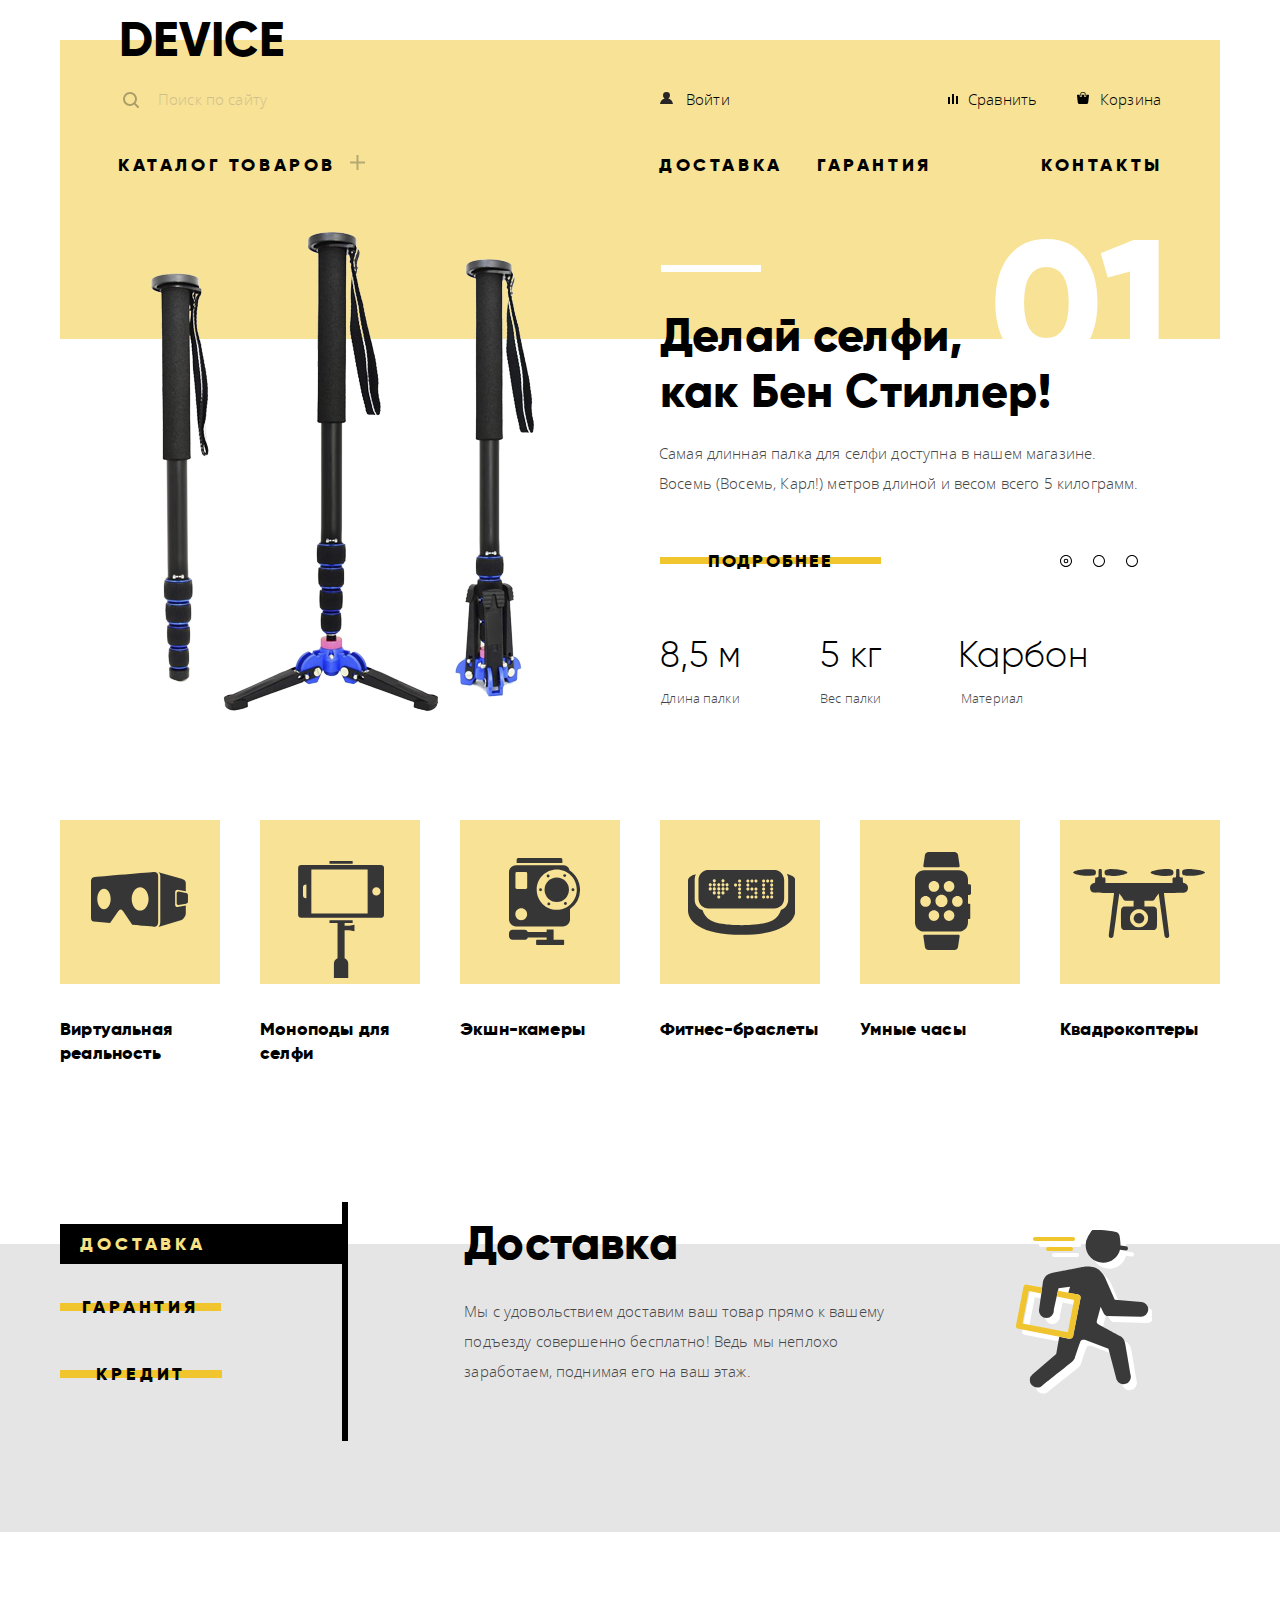
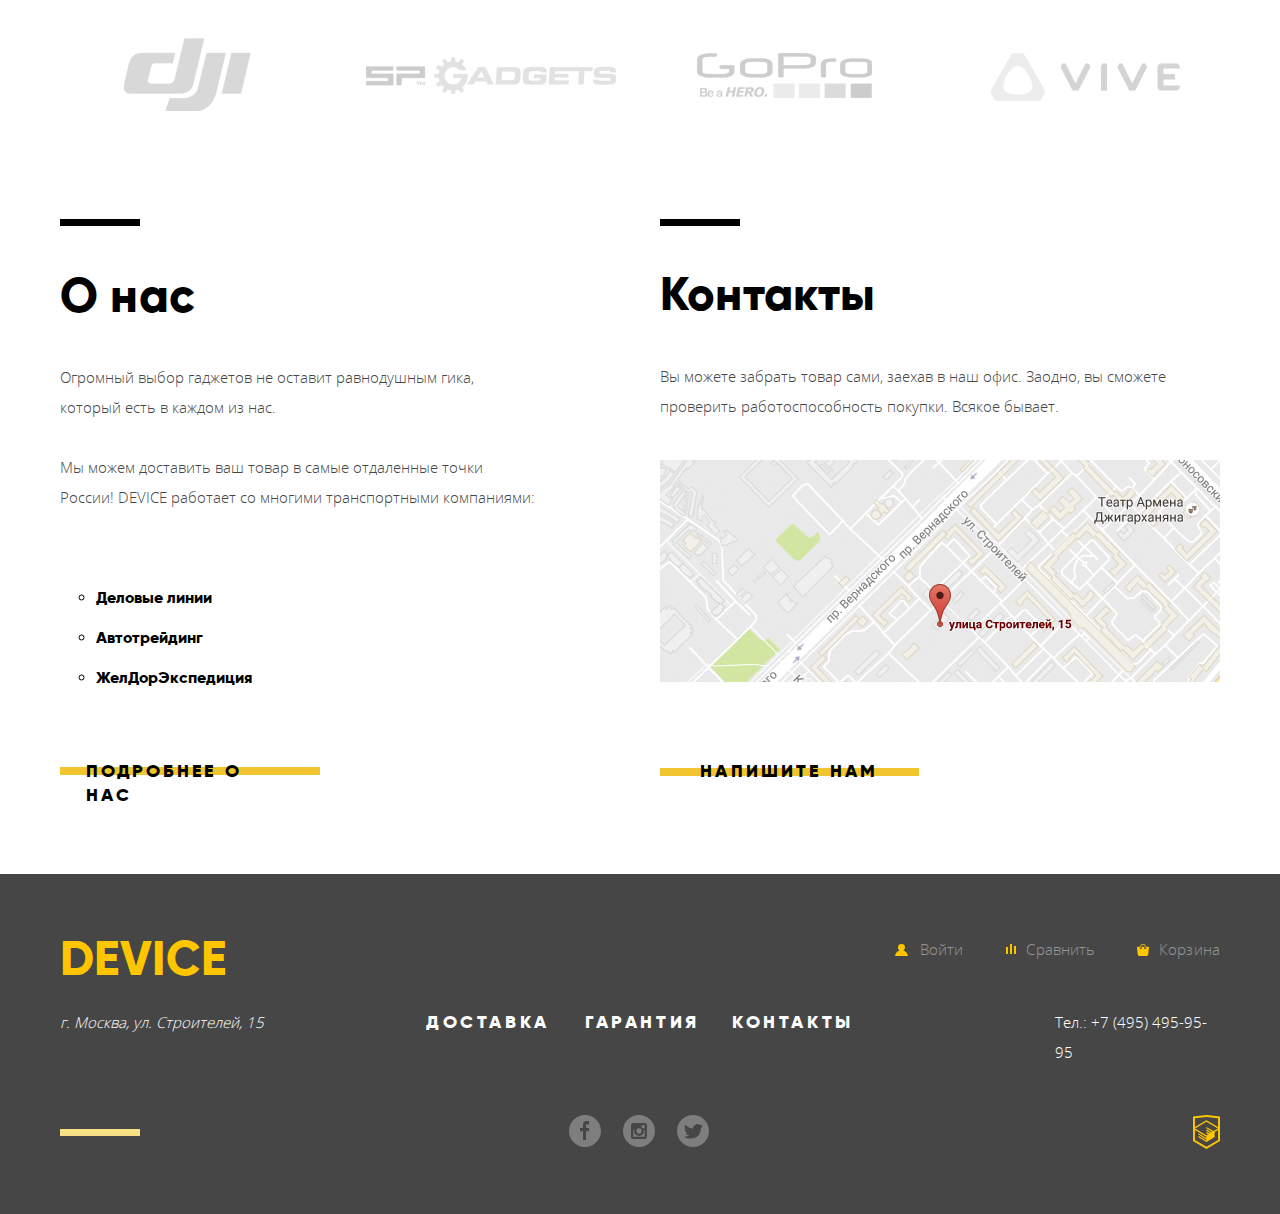
<file: index.html>
<!DOCTYPE html>
<html lang="ru">

<head>
    <meta charset="utf-8">
    <title> Девайс-главная</title>
    <link href="css/normalize.css" rel="stylesheet">
    <link href="css/main-min.css" rel="stylesheet">

</head>

<body>
    <header class="container">
        <div class="main-header">
            <a class="header-logo">DEVICE</a>
            <!-- логотип -->
            <!--ИСПРАВЛЕНО-->

            <ul class="top-menu">
                <li class="search-form">
                    <form action="https://echo.htmlacademy.ru" class="header-search">
                        <input class="search-field" type="search" placeholder="Поиск по сайту" id="search-field">
                        <button class="btn-search" type="submit">Найти</button>
                        <!--ИСПРАВЛЕНО-->
                    </form>
                </li>

                <li class="user-blok">
                    <a class="user-blok-link user-enter" href="#">Войти</a>
                </li>

                <li class="compare-blok">
                    <a class="compare-blok-link" href="#">Сравнить</a>
                </li>

                <li class="basket-blok">
                    <a class="basket-blok-link" href="#">Корзина</a>
                </li>
            </ul>
            <nav class="main-navigation">
                <ul class="bottom-menu">
                    <!-- меню второго уровня -->
                    <li class="menu-catalog">
                        <a class="menu-catalog-link" href="catalog.html">Каталог товаров</a>
                        <!-- ссылка второго меню первого уровня -->
                        <!--ИСПРАВЛЕНО-->

                        <ul class="sub-menu">
                            <!--ИСПРАВЛЕНО-->
                            <li><a href="catalog.html">Виртуальная реальность</a></li>
                            <!-- ссылка второго уровня -->
                            <li><a href="#">Фитнес-браслеты</a></li>
                            <!-- ссылка второго уровня -->
                            <li><a href="#">Квадрокоптеры</a></li>
                            <!-- ссылка второго уровня -->
                            <!--ИСПРАВЛЕНО-->
                            <li><a href="catalog.html">Моноподы для селфи</a></li>
                            <!-- ссылка второго уровня -->
                            <li><a href="#">Умные часы </a></li>
                            <!-- ссылка второго уровня -->
                            <li>
                                <a href="#">Экшн-камеры</a>
                                <!-- ссылка второго уровня -->
                            </li>
                        </ul>
                    </li>

                    <li class="menu-delivery"><a href="#">Доставка</a></li>
                    <!-- ссылка первого уровня второго меню Доставка -->
                    <li class="menu-garanty"><a href="#">Гарантия</a></li>
                    <!-- ссылка первого уровня второго меню Гарантия -->
                    <li class="menu-contacts"><a href="#">Контакты</a></li>
                    <!-- ссылка первого уровня второго меню Контакты -->
                </ul>
            </nav>
        </div>
    </header>

    <main class="centrovka">
        <!-- -->
        <div class="container">
            <section class="slider">
                <!-- слайдер -->

                        <ul class="slider-control-button">
                        <li class="slider-control-item">
                            <label class="slide-active slider-label" for="selfie-slider"><span class="visually-hidden">Первый слайд</span></label>
                            <input class="visually-hidden slider-input" type="radio" name="sliderbtn" id="selfie-slider" checked>
                        </li>
                        <li class="slider-control-item">
                            <label class="slider-label" for="fitnes-bracelet-slider"><span class="visually-hidden">Второй слайд</span></label>
                            <input class="visually-hidden slider-input" type="radio" name="sliderbtn" id="fitnes-bracelet-slider">
                        </li>
                        <li class="slider-control-item">
                            <label class="slider-label" for="kwadro-slider"><span class="visually-hidden">Третий слайд</span></label>
                            <input class="visually-hidden slider-input" type="radio" name="sliderbtn" id="kwadro-slider">
                        </li>
                         </ul>
                    

                <div class="slide-item slider-item-stand ">
                    <div class="slider-item-image">
                        <img src="img/slider-1.png.png" alt="Штатив" width="384" height="486">
                        <!--добавлена картинка первого слайда-->
                    </div>

                    <div class="slider-item-description">
                        <span class=" slider-item-description-number">01</span>
                        <h2 class="slider-item-description-title ">Делай селфи,<br>как Бен Стиллер!</h2>
                        <p class="slider-item-description-text ">Самая длинная палка для селфи доступна в нашем магазине. Восемь (Восемь, Карл!) метров длиной и весом всего 5 килограмм.</p>
                        <a href="#" class="slider-item-description-btn slide-btn">Подробнее</a>
                        <!--переверстал блок под таблицу-->
                        <table>
                            <tr>
                                <td class="features-lenght-of-stand">8,5 м</td>
                                <td class="features-width-of-stand"> 5 кг</td>
                                <td class="features-material-of-stand">Карбон</td>
                            </tr>
                            <tr>
                                <td class="specification-lenght-of-stand">Длина палки</td>
                                <td class="specification-width-of-stand">Вес палки</td>
                                <td class="specification-material-of-stand">Материал</td>
                            </tr>
                        </table>
                    </div>
                </div>

                <div class="slide-item slider-item-bracelet">
                    <div class="slider-item-image">
                        <img src="img/slider-2.png.png" alt="Фитнес-браслет" width="384" height="486">
                    </div>
                    <div class="slider-item-description">
                        <span class="slider-item-description-number">02</span>
                        <h2 class="slider-item-description-title ">Худеем правильно!</h2>
                        <p class="slider-item-description-text">Мотивирующие фитнесс-браслеты помогут найти в себе силы не пропускать занятия и соблюдать диету.</p>
                        <a href="#" class="slider-item-description-btn slide-btn">Подробнее</a>

                        <table>
                            <tr>
                                <td class="features-work-hours">48 часов</td>
                            </tr>
                            <tr>
                                <td class="specification-work-hours">Без подзарядки</td>
                            </tr>
                        </table>
                    </div>
                </div>

                <div class="slide-item slider-item-kwadrocopter">
                    <div class="slider-item-image">
                        <img src="img/slider-3.png.png" alt="квадрокоптер" width="526" height="334">
                    </div>

                    <div class="slider-item-description">
                        <span class="slider-item-description-number kwadro-number">03</span>
                        <h2 class="slider-item-description-title description-title">Порхает как бабочка, жалит как пчела!</h2>
                        <p class="slider-item-description-text">Этот обычный, на первый взгляд, квадрокоптер оснащен мощным лазером, замаскированным под стандартную камеру.</p>
                        <a href="#" class="slider-item-description-btn slide-btn">Подробнее</a>

                        <table>
                            <tr>
                                <td class="features-kwadrocopter-fly-lenght">800 м</td>
                                <td class="features-kwadrocopter-fly-radius">50 м</td>
                            </tr>
                            <tr>
                                <td class="specification-kwadrocopter-fly-lenght">Дальность полета</td>
                                <td class="specification-kwadrocopter-fly-radius">Радиус поражения</td>
                            </tr>
                        </table>
                    </div>
                </div>

            </section>
        </div>

        <section class="popular-items-section container">
            <!--популярные товары -->
            <ul class="popular-items-list">
                <!--список популярных товаров -->
                <li class="popular-items">
                    <a class="popular-items-link" href="#">
                        <div class="popular-items-bg">
                            <img class="popular-items-bg-img popular-items-bg-img-virtual" src="img/popular-1.svg" alt="virtual" width="97" height="55">
                        </div>
                        <p class="popular-item-text">Виртуальная реальность</p>
                    </a>
                </li>
                <li class="popular-items">
                    <a class="popular-items-link" href="#">
                        <div class="popular-items-bg">
                            <img class="popular-items-bg-img-monopod" src="img/popular-2.svg" alt="monopod" width="86" height="117">
                        </div>
                        <p class="popular-item-text"> Моноподы для селфи</p>
                    </a>
                </li>
                <li class="popular-items">
                    <a class="popular-items-link" href="#">
                        <div class="popular-items-bg">
                            <img class="popular-items-bg-img-camera " src="img/popular-3.svg" alt="camera" width="71" height="87">
                        </div>
                        <p class="popular-item-text">Экшн-камеры</p>
                    </a>
                </li>
                <li class="popular-items">
                    <a class="popular-items-link " href="#">
                        <div class="popular-items-bg">
                            <img class="popular-items-bg-img-fitnes-bracelet" src="img/popular-4.svg" alt="fitnes-bracelet" width="107" height="65">
                        </div>
                        <p class="popular-item-text">Фитнес-браслеты</p>
                    </a>
                </li>
                <li class="popular-items">
                    <a class="popular-items-link" href="#">
                        <div class="popular-items-bg">
                            <img class="popular-items-bg-img-smart-watch" src="img/popular-5.svg" alt="smart-watch" width="56" height="98">
                        </div>
                        <p class="popular-item-text">Умные часы</p>
                    </a>
                </li>
                <li class="popular-items">
                    <a class="popular-items-link" href="#">
                        <div class="popular-items-bg">
                            <img class="popular-items-bg-img-kvadro" src="img/popular-6.svg" alt="kvadrokopter" width="132" height="69">
                        </div>
                        <p class="popular-item-text">Квадрокоптеры</p>
                    </a>
                </li>
            </ul>
        </section>

        <section class="service">
            <!-- слайдер Доставка Гарантия Кредит-->
            <div class="service-container">
                <ul class="service-controls">

                    <li class="service-controls-btn service-controls-delivery">
                        <label class="service-active" for="delivery-btn">
                            <input class="servicebutton " name="serviceradiobtn" type="radio" id="delivery-btn" checked>Доставка</label>
                    </li>

                    <li class="service-controls-btn service-controls-garanty">
                        <label for="garanty-btn">
                            <input class="servicebutton" name="serviceradiobtn" type="radio" id="garanty-btn">Гарантия</label>
                    </li>

                    <li class="service-controls-btn service-controls-credit">
                        <label for="credit-btn">
                            <input name="serviceradiobtn" type="radio" id="credit-btn">Кредит</label>
                    </li>

                </ul>

                <div class="service-content">
                    <div class="content-service content-service-delivery">
                        <h3 class="content-service-title description-title">Доставка</h3>
                        <p class="content-service-description  description-text">Мы с удовольствием доставим ваш товар прямо к вашему подъезду совершенно бесплатно! Ведь мы неплохо заработаем, поднимая его на ваш этаж.</p>
                    </div>

                    <div class="content-service content-service-garanty">
                        <h3 class="content-service-title description-title">Гарантия</h3>
                        <p class="content-service-description description-text">Если из-за возгарания купленного у нас товара у вас сгорит дом — не переживайте, мы выдадим вам новый.Товар, не дом, конечно же.</p>
                    </div>

                    <div class="content-service content-service-kredit">
                        <h3 class="content-service-title description-title">Кредит</h3>
                        <p class="content-service-description description-text">Залезть в долговую яму стало проще! Кредитные консультанты подберут для вас наиболее выгодные условия кредита. Выгодные для нашего банка, разумеется.</p>
                    </div>

                </div>
            </div>
        </section>

        <div class="brands">
            <!--логотипы-->
            <a class="brands-item-dji"><img src="img/logo-1.png" alt="dji-logo" width="260" height="100"></a>
            <a class="brands-item-spgadgets"><img src="img/logo-2.png" alt="spgadgets-logo" width="260" height="100"></a>
            <a class="brands-item-gopro"><img src="img/logo-3.png" alt="gopro-logo" width="260" height="100"></a>
            <a class="brands-item-vive"><img src="img/logo-4.png" alt="vive-logo" width="260" height="100"></a>
        </div>

        <div class="about-contacts">

            <section class="main-about-us">
                <h2 class="description-about-us-title">О нас</h2>
                <p class="description-about-us-text">Огромный выбор гаджетов не оставит равнодушным гика, который есть в каждом из нас.</p>
                <p class="description-about-us-text">Мы можем доставить ваш товар в самые отдаленные точки России! DEVICE работает со многими транспортными компаниями:</p>
                <ul class="main-about-us-list">
                    <li class="main-about-us-list-item">
                        <a class="main-about-us-list-item-link" href="#">Деловые линии</a>
                    </li>
                    <li class="main-about-us-list-item">
                        <a class="main-about-us-list-item-link" href="#">Автотрейдинг</a>
                    </li>
                    <li class="main-about-us-list-item">
                        <a class="main-about-us-list-item-link" href="#"> ЖелДорЭкспедиция</a>
                    </li>
                </ul>
                <a href="#" class="btn about-us-btn">Подробнее о нас</a>
            </section>

            <section class="main-contacts">
                <h2 class="description-main-contacts-title">Контакты</h2>
                <p class="description-main-contacts-text">Вы можете забрать товар сами, заехав в наш офис. Заодно, вы сможете проверить работоспособность покупки. Всякое бывает.</p>
                <a class="modal-map-js" href="#modal-map"><img src="img/map.jpg.png" alt="map" width="560" height="222"></a>
                <a class="btn main-contacts-btn" href="#feedbak">напишите нам</a>
            </section>
        </div>

    </main>

    <footer class="main-footer">
        <div class="footer-container">
            <ul class="footer-top-nav-list">
                <li class="footer-logo footer-logo-index">
                    <!--ИСПРАВЛЕНО-->
                    <a class="footer-logo-link" href="#">DEVICE</a>
                    <!-- логотип подвала-->
                </li>
                <!--ссылки вверху-->
                <li class="footer-menu-items user-enter-footer">
                    <a class="footer-menu-items-link" href="#">Войти</a>
                </li>
                <li class="footer-menu-items compare-blok-footer">
                    <a class="footer-menu-items-link" href="#">Сравнить</a>
                </li>
                <li class="footer-menu-items basket-blok-footer">
                    <a class="footer-menu-items-link" href="#">Корзина</a>
                </li>
            </ul>

            <div class="footer-midle-nav">
                <div class="adress">
                    <address>г. Москва, ул. Строителей, 15</address>
                </div>
                <ul class="footer-midle-nav-links">
                    <li class="menu-delivery-footer"><a href="#">Доставка</a></li>
                    <!-- ссылка первого уровня второго меню Доставка -->
                    <li class="menu-garanty-footer"><a href="#">Гарантия</a></li>
                    <!-- ссылка первого уровня второго меню Гарантия -->
                    <li class="menu-contacts-footer"><a href="#">Контакты</a></li>
                    <!-- ссылка первого уровня второго меню Контакты -->
                </ul>
                <div class="tel"> <span class="number">Тел.: +7 (495) 495-95-95</span>
                </div>
            </div>

            <ul class="social-links-list">
                <li class="social-links-item-fb">
                    <a class="social-links social-links-fb" href="#">
                        <img src="img/fb.svg" alt="facebook">
                        <span class="visually-hidden">Facebook</span>
                    </a>
                </li>
                <li class="social-links-item-instagram">
                    <a class="social-links social-links-instagram" href="#" >
                        <img src="img/instagram.svg" alt="instagramm">
                        <span class="visually-hidden">instagramm</span>
                    </a>
                </li>
                <li class="social-links-item-twiter">
                    <a class="social-links social-links-twiter" href="#">
                        <img src="img/twitter.svg" alt="twiter">
                        <span class="visually-hidden">twiter</span>
                    </a>
                </li>

                <li class="html-logo-bottom">
                    <!--ИСПРАВЛЕНО-->
                    <a href="https://htmlacademy.ru/intensive/htmlcss">
                        <img src="img/logo-html.svg" alt="логотип HTMLACADEMY">
                        <span class="visually-hidden">HTMLACADEMY</span>
                    </a>
                </li>
            </ul>
        </div>
    </footer>

    <section class="modal-feedback" id="feedbak">
        <button class="btn-close-fedback"><span class="visually-hidden">Закрыть</span></button>
        <div class="feedback-form">
            <form  action="https://htmlacademy.ru" method="post">
                <div class="feedback-half">
                    <div class="feedback-half-one">
                        <label for="fullname-field">Ваше имя:</label>
                        <input class="input-field fullname-input" type="text" name="fullname" id="fullname-field" placeholder=" Имя Фамилия"> 
                    </div>
                    <div class="feedback-half-too">
                        <label for="email-field">Ваш e-mail:</label>
                        <input class="input-field password-input" type="email" name="email" id="email-field" placeholder=" email@example.com">
                    </div>
                </div>
                <div class="feedback-textarea">
                    <label for="request-field">Текст письма:</label>
                    <textarea class="input-field  text-input" name="request" id="request-field" placeholder=" В свободной форме"></textarea>
                </div>

                <button class="btn modal-btn" type="submit">Отправить</button>

            </form>
        </div>
    </section>

    <section class="modal-map" id="modal-map">
        <button class="btn-close js-map-close"><span class="visually-hidden">Закрыть</span></button>
        <iframe src="https://www.google.com/maps/embed?pb=!1m18!1m12!1m3!1d2249.1125488779953!2d37.52742931561666!3d55.68703098053586!2m3!1f0!2f0!3f0!3m2!1i1024!2i768!4f13.1!3m3!1m2!1s0x46b54cf65f5c8955%3A0x694710ccd55501e!2sul.+Stroiteley%2C+15%2C+Moskva%2C+Russia%2C+119311!5e0!3m2!1sen!2sby!4v1502280616067" allowfullscreen></iframe>
    </section>

    <script src="js/main.min.js"></script>
</body>

</html>
</file>
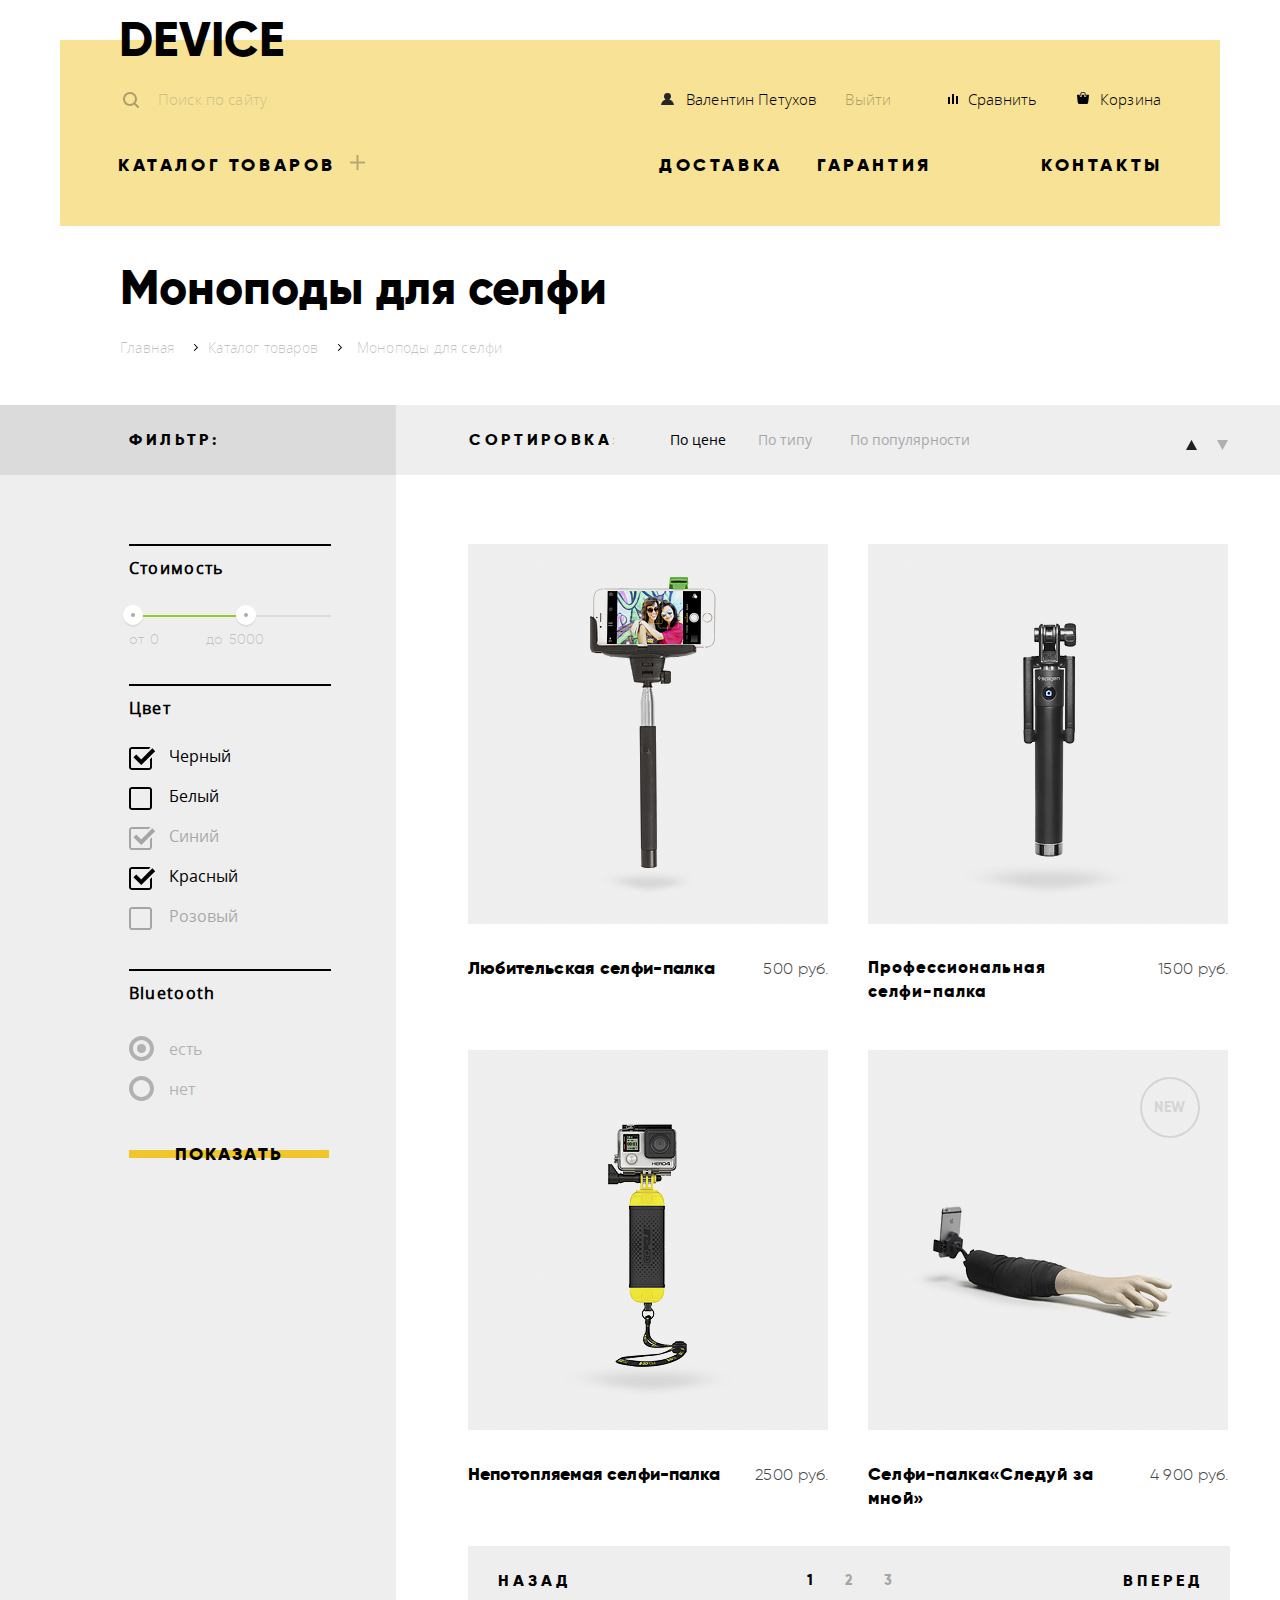
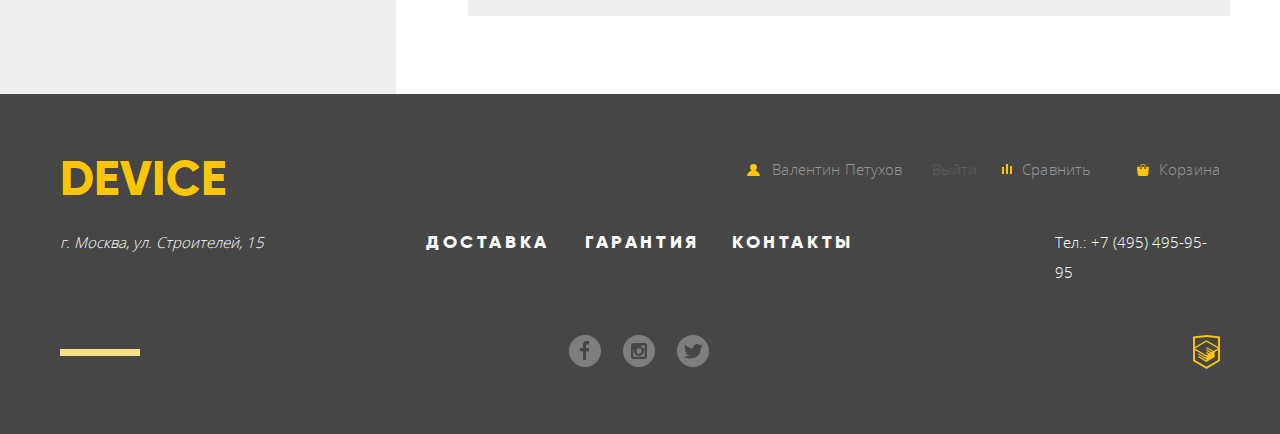
<file: catalog.html>
<!DOCTYPE html>
<html lang="ru">

<head>
    <meta charset="utf-8">
    <title>Каталог</title>
    <link href="css/normalize.css" rel="stylesheet">
    <link href="css/main-min.css" rel="stylesheet">
</head>

<body>

    <header class="container">
        <div class="main-header">
            <a class="header-logo catalog-header-logo" href="index.html">DEVICE</a>
            <!-- логотип -->
            <!--ИСПРАВЛЕНО-->

            <ul class="top-menu">
                <li class="search-form">
                    <form action="https://echo.htmlacademy.ru" class="header-search">
                        <input class="search-field" type="search" placeholder="Поиск по сайту" id="search-field">
                        <button class="btn-search" type="submit">Найти</button>
                        <!--ИСПРАВЛЕНО-->
                    </form>
                </li>

                <li class="user-blok">
                    <a class="user-blok-link user-name" href="profile.html">Валентин Петухов</a>
                    <a class="user-blok-link user-exit" href="#">Выйти</a>
                </li>

                <li class="compare-blok">
                    <a class="compare-blok-link" href="#">Сравнить</a>
                </li>

                <li class="basket-blok">
                    <a class="basket-blok-link" href="#">Корзина</a>
                </li>
            </ul>
            <nav class="main-navigation">
                <ul class="bottom-menu">
                    <!-- меню второго уровня -->
                    <li class="menu-catalog">
                        <a class="menu-catalog-link" href="catalog.html">Каталог товаров</a>
                        <!-- ссылка второго меню первого уровня -->
                        <!--ИСПРАВЛЕНО-->

                        <ul class="sub-menu">
                            <!--ИСПРАВЛЕНО-->
                            <li><a href="#">Виртуальная реальность</a></li>
                            <!-- ссылка второго уровня -->
                            <li><a href="#">Фитнес-браслеты</a></li>
                            <!-- ссылка второго уровня -->
                            <li><a href="#">Квадрокоптеры</a></li>
                            <!-- ссылка второго уровня -->
                            <!--ИСПРАВЛЕНО-->
                            <li><a>Моноподы для селфи</a></li>
                            <!-- ссылка второго уровня -->
                            <li><a href="#">Умные часы </a></li>
                            <!-- ссылка второго уровня -->
                            <li>
                                <a href="#">Экшн-камеры</a>
                                <!-- ссылка второго уровня -->
                            </li>
                        </ul>
                    </li>

                    <li class="menu-delivery"><a href="#">Доставка</a></li>
                    <!-- ссылка первого уровня второго меню Доставка -->
                    <li class="menu-garanty"><a href="#">Гарантия</a></li>
                    <!-- ссылка первого уровня второго меню Гарантия -->
                    <li class="menu-contacts"><a href="#">Контакты</a></li>
                    <!-- ссылка первого уровня второго меню Контакты -->
                </ul>
            </nav>
        </div>
    </header>

    <main class="catalog-contaiter">
        <div class="catalog-monopod">

            <div class="catalog-title">
                <h1>Моноподы для селфи</h1>
                <!--заголовок первого уровня поскольку он отображает суть данных на странице-->

                <ul class="breadcrumbs">
                    <!--хлебные крошки свёрстаные с помощью списка-->
                    <!--ИСПРАВЛЕНО-->
                    <li><a href="index.html">Главная</a></li>
                    <li><a href="#">Каталог товаров</a></li>
                    <li><a class="active">Моноподы для селфи</a></li>
                </ul>
            </div>
            <!--формы-->

            <div class="general-forms">
                <div class="filter-container">
                <aside class="chek">
                    <!--радио кнопки и чекбоксы-->
                    <!--ИСПРАВЛЕНО-->
                    <h2 class="catalog-aside-title">Фильтр:</h2>

                    <form method="get" action="https://echo.htmlacademy.ru">

                        <fieldset class="toogle filter-group filter-price">
                            <h4 class="filter-group-title">Стоимость</h4>
                            <div class="filter-scale">
                                <div class="filter-bar"></div>
                                <button class="filter-toggle filter-toggle-min" type="button">
                                    <span class="visually-hidden">Минимальная стоимость</span>
                                </button>
                                <button class="filter-toggle filter-toggle-max" type="button">
                                    <span class="visually-hidden">Максимальная стоимость</span>
                                </button>
                            </div>
                            <div class="filter-price-control">
                                <label class="filter-price-label">от
                                    <input class="filter-price-input" type="text" name="min-price" value="0" readonly="">
                                </label>
                                <label class="filter-price-label">до
                                    <input class="filter-price-input" type="text" name="max-price" value="5000" readonly="">
                                </label>
                            </div>
                        </fieldset>

                        <fieldset class="toogle">

                            <h4 class="filter-group-title">Цвет</h4>
                            <!--ИСПРАВЛЕНО-->
                            <ul class="color-check">
                                <li class="filter-option-item">
                                    <input class="visually-hidden filter-field filter-checkbox-field" type="checkbox" id="filter-black" name="black" value="yes" checked>
                                    <label class="filter-option-title" for="filter-black">Черный</label>
                                </li>
                                <li class="filter-option-item">
                                    <input class="visually-hidden filter-field filter-checkbox-field" type="checkbox" id="filter-white" name="white" value="yes">
                                    <label class="filter-option-title" for="filter-white">Белый</label>
                                </li>
                                <li class="filter-option-item">
                                    <input class="visually-hidden filter-field filter-checkbox-field" type="checkbox" id="filter-blue" name="blue" value="yes" checked disabled>
                                    <label class="filter-option-title" for="filter-blue">Синий</label>
                                </li>
                                <li class="filter-option-item">
                                    <input class="visually-hidden filter-field filter-checkbox-field" type="checkbox" id="filter-red" name="red" value="yes" checked>
                                    <label class="filter-option-title" for="filter-red">Красный</label>
                                </li>
                                <li class="filter-option-item">
                                    <input class="visually-hidden filter-field filter-checkbox-field" type="checkbox" id="filter-pink" name="pink" value="yes" disabled>
                                    <label class="filter-option-title" for="filter-pink">Розовый</label>
                                </li>
                            </ul>

                        </fieldset>

                        <fieldset class="toogle">
                            <h4 class="filter-group-title">Bluetooth</h4>
                            <ul class="bluetoth-check">
                                <li class="filter-option-item">

                                    <input class="visually-hidden filter-field filter-radio-field" id="bluetoth-yes" name="bluetoth" type="radio" value="yes" checked disabled>
                                    <label class="filter-option-title" for="bluetoth-yes"> есть</label>
                                </li>
                                <li class="filter-option-item">
                                    <input class="visually-hidden filter-field filter-radio-field" id="bluetoth-no" name="bluetoth" type="radio" value="no" disabled>
                                    <label class="filter-option-title" for="bluetoth-no">нет</label>
                                </li>
                            </ul>
                        </fieldset>

                        <button class="filter-btn" type="submit">
                            <span class="btnfix">Показать</span>
                        </button>
                    </form>

                </aside>
                </div>
                <div class="sort-container">
                <div class="right-side">

                    <div class="sort-catalog">
                        <h2 class="catalog-sort-title">Сортировка:</h2>
                        <ul class="sort-navigation">
                            <li class="sort-navigation-item sort-navigation-sale">
                                <a class="sort-navigation-item-link sort-navigation-action">По цене</a>
                            </li>
                            <li class="sort-navigation-item sort-navigation-type">
                                <a class="sort-navigation-item-link" href="#">По типу</a>
                            </li>
                            <li class="sort-navigation-item sort-navigation-popular">
                                <a class="sort-navigation-item-link" href="#">По популярности</a>
                            </li>
                        </ul>

                        <ul class="sort-icon">
                            <li class="sort-up sort-active">
                                <a  href="#"><img src="img/icon-up-dir.svg" alt="icon-up" width="11" height="10"><span class="visually-hidden">Сортировка в прямом порядке</span></a>
                            </li>
                            <li class="sort-down">
                                <a href="#"><img src="img/icon-down-dir.svg" alt="icon-down" width="11" height="10"><span class="visually-hidden">Сортировка в обратном порядке</span></a>
                            </li>
                        </ul>
                    </div>

                    <section class="catalog-asortement">
                        <!--асортимент товаров-->

                        <div class="catalog-item dilettantish-item">
                            <div class="new-item visually-hidden">
                                <p class="new-text">new</p>
                            </div>
                            <!--первая позиция-->
                            <img class="catalog-item-image" src="img/item-1.jpg.png" alt="Любительская селфи-палка" width="360" height="380">
                            <div class="catalog-button">
                                <a class="btn-catalog-busket" href="#">В корзину</a>
                                <!-- Добавления товара в корзину   -->
                                <a class="btn-catalog-compare" href="#">Добавить к сравнению</a>
                                <!-- Добавиь товар  к сравнению -->
                            </div>
                            <div class="catalog-price">
                                <a class="catalog-link" href="dilettantish-selfie.html">Любительская селфи-палка</a>
                                <span class="catalog-item-value">500 руб.</span>
                            </div>
                        </div>

                        <div class="catalog-item professional-item">
                            <div class="new-item visually-hidden">
                                <p class="new-text">new</p>
                            </div>
                            <!--вторая позиция-->
                            <img class="catalog-item-image" src="img/item-2.jpg.png" alt="Професиональная селфи-палка" width="360" height="380">
                            <div class="catalog-button">
                                <a class="btn-catalog-busket" href="#">В корзину</a>
                                <!-- Добавления товара в корзину   -->
                                <a class="btn-catalog-compare" href="#">Добавить к сравнению</a>
                                <!-- Добавиь товар  к сравнению -->
                            </div>
                            <div class="catalog-price">
                                <a class="catalog-link profi-link" href="professional-selfie.html">Професcиональная селфи-палка</a>
                                <span class="catalog-item-value">1500 руб.</span>

                            </div>
                        </div>

                        <div class="catalog-item pool-item">
                            <div class="new-item visually-hidden">
                                <p class="new-text">new</p>
                            </div>
                            <!--третья позиция-->
                            <img class="catalog-item-image" src="img/item-3.jpg.png" alt="Непотопляемая селфи-палка" width="360" height="380">
                            <div class="catalog-button">
                                <a class="btn-catalog-busket" href="#">В корзину</a>
                                <!-- Добавления товара в корзину   -->
                                <a class="btn-catalog-compare" href="#">Добавить к сравнению</a>
                                <!-- Добавиь товар  к сравнению -->
                            </div>
                            <div class="catalog-price">
                                <a class="catalog-link pool-link" href="pool-selfie.html">Непотопляемая селфи-палка</a>
                                <span class="catalog-item-value">2500 руб.</span>
                            </div>
                        </div>

                        <div class="catalog-item hand-item">
                            <div class="new-item">
                                <p class="new-text">new</p>
                            </div>
                            <!--четвёртая позиция-->
                            <img class="catalog-item-image" src="img/item-4.jpg.png" alt="Селфи-палка'Следуй за мной" width="360" height="380">
                            <div class="catalog-button">
                                <a class="btn-catalog-busket" href="#">В корзину</a>
                                <!-- Добавления товара в корзину   -->
                                <a class="btn-catalog-compare" href="hand-selfie.html">Добавить к сравнению</a>
                                <!-- Добавиь товар  к сравнению -->
                            </div>
                            <div class="catalog-price">
                                <a class="catalog-link hand-link" href="#"> Селфи-палка«Следуй за мной»</a>
                                <span class="catalog-item-value">4 900 руб.</span>
                            </div>
                        </div>

                        <ul class="paginator">
                            <!--Реализация переключателя в каталоге с помощью ссылок-->
                            <li class="paginator-prev"> <a class="paginator-link paginator-link-prev" href="#">Назад</a></li>

                            <li class="paginator-pages"> <a class="paginator-link paginator-pages-link  pages-link-active" href="#">1<span class="visually-hidden">Первая страница</span></a></li>
                            <li class="paginator-pages"> <a class="paginator-link paginator-pages-link" href="#">2<span class="visually-hidden">Вторая страница</span></a></li>
                            <li class="paginator-pages"> <a class="paginator-link paginator-pages-link" href="#">3<span class="visually-hidden">Третья страница</span></a></li>

                            <li class="paginator-next"> <a class="paginator-link paginator-link-next" href="#">Вперед</a></li>
                        </ul>
                    </section>
                </div>
            </div>
        </div>
        </div>
    </main>

    <footer class="main-footer">
        <div class="footer-container">
            <ul class="footer-top-nav-list">
                <li class="footer-logo">
                    <!--ИСПРАВЛЕНО-->
                    <a class="footer-logo-link" href="index.html">DEVICE</a>
                    <!-- логотип подвала-->
                </li>
                <!--ссылки вверху-->
                <li class="footer-menu-items user-blok-footer">
                    <a class="footer-menu-items-link user-name-footer" href="profile.html">Валентин Петухов</a>
                    <a class="footer-menu-items-link user-exit" href="#">Выйти</a>
                </li>
                <li class="footer-menu-items compare-blok-footer">
                    <a class="footer-menu-items-link " href="#">Сравнить</a>
                </li>
                <li class="footer-menu-items  basket-blok-footer">
                    <a class="footer-menu-items-link" href="#">Корзина</a>
                </li>
            </ul>

            <div class="footer-midle-nav">
                <div class="adress">
                    <address>г. Москва, ул. Строителей, 15</address>
                </div>
                <ul class="footer-midle-nav-links">
                    <li class="menu-delivery-footer"><a href="#">Доставка</a></li>
                    <!-- ссылка первого уровня второго меню Доставка -->
                    <li class="menu-garanty-footer"><a href="#">Гарантия</a></li>
                    <!-- ссылка первого уровня второго меню Гарантия -->
                    <li class="menu-contacts-footer"><a href="#">Контакты</a></li>
                    <!-- ссылка первого уровня второго меню Контакты -->
                </ul>
                <div class="tel"> <span class="number">Тел.: +7 (495) 495-95-95</span>
                </div>
            </div>

            <ul class="social-links-list">
                    <li class="social-links-item-fb">
                        <a class="social-links social-links-fb" href="#">
                            <img src="img/fb.svg" alt="facebook">
                            <span class="visually-hidden">Facebook</span>
                        </a>
                    </li>
                    <li class="social-links-item-instagram">
                        <a class="social-links social-links-instagram" href="#" >
                            <img src="img/instagram.svg" alt="instagramm">
                            <span class="visually-hidden">instagramm</span>
                        </a>
                    </li>
                    <li class="social-links-item-twiter">
                        <a class="social-links social-links-twiter" href="#">
                            <img src="img/twitter.svg" alt="twiter">
                            <span class="visually-hidden">twiter</span>
                        </a>
                    </li>
    
                    <li class="html-logo-bottom">
                        <!--ИСПРАВЛЕНО-->
                        <a href="https://htmlacademy.ru/intensive/htmlcss">
                            <img src="img/logo-html.svg" alt="логотип HTMLACADEMY">
                            <span class="visually-hidden">HTMLACADEMY</span>
                        </a>
                    </li>
                </ul>
        </div>
    </footer>

</body>

</html>
</file>
<file: css/main-min.css>
@font-face{font-family:"Gilroy";font-weight:900;src:url(../fonts/gilroyextrabold.woff) format("woff"),url(../fonts/gilroyextrabold.woff2) format("woff2")}@font-face{font-family:"Gilroy";font-weight:300;src:url(../fonts/gilroylight.woff) format("woff"),url(../fonts/gilroylight.woff2) format("woff2")}@font-face{font-family:"Open Sans";font-weight:400;src:url(../fonts/opensans.woff) format("woff"),url(../fonts/opensans.woff2) format("woff2")}@font-face{font-family:"Open Sans";font-weight:300;src:url(../fonts/opensanslight.woff) format("woff"),url(../fonts/opensanslight.woff2) format("woff2")}body{font-family:"Open Sans",Arial,sans-serif}.centrovka{margin:0 auto;margin-bottom:82px}.container{padding:0 20px;display:-webkit-box;display:-ms-flexbox;display:flex;width:1160px;-ms-flex-wrap:wrap;flex-wrap:wrap;-webkit-box-orient:vertical;-webkit-box-direction:normal;-ms-flex-direction:column;flex-direction:column;margin:0 auto}a{text-decoration:none;color:#000}.main-header li,.centrovka li,.footer-container li,.catalog-contaiter li{list-style:none}.main-header{position:relative;width:1160px;min-height:265px;background-color:#f7e296;margin:40px auto auto;display:-webkit-box;display:-ms-flexbox;display:flex;padding-top:34px;-webkit-box-orient:vertical;-webkit-box-direction:normal;-ms-flex-direction:column;flex-direction:column;-webkit-box-pack:start;-ms-flex-pack:start;justify-content:flex-start}.header-logo{position:absolute;top:-24px;left:59px;width:164px;color:#000;font-family:"Gilroy",Arial,sans-serif;font-size:48px;font-weight:700;line-height:48px;text-transform:uppercase;letter-spacing:.26px}.catalog-header-logo:hover{opacity:.3}.catalog-header-logo:active{opacity:.6}.top-menu{display:-webkit-box;display:-ms-flexbox;display:flex;-webkit-box-pack:end;-ms-flex-pack:end;justify-content:flex-end;-webkit-box-align:center;-ms-flex-align:center;align-items:center;margin-top:-1px}.search-field{opacity:.3;-webkit-box-flex:1;-ms-flex-positive:1;flex-grow:1;-webkit-box-sizing:border-box;min-height:49px;width:355px;padding-right:10px;padding-left:38px;font-weight:300;font-size:15px;line-height:30px;font-family:"Open Sans",Arial,sans-serif;letter-spacing:.15px;background-color:transparent;background-image:url(../img/search.svg);background-repeat:no-repeat;background-position:3px 17px;border-style:none;outline:0}.search-field:hover{opacity:.6}.btn-search{visibility:hidden;border:#000 solid 2px;background:inherit;padding:15px;margin-left:-4px}.btn-search:hover{color:#fff;background:#000}.btn-search:active{opacity:.3}.btn-search:focus,.search-field:focus + button{visibility:visible}.btn-search:active,.search-field:active + button{visibility:visible}.btn-search:active ~ .search-field,.btn-search:hover ~ .search-field,.btn-search:focus ~ .search-field{color:#000;border:none;border-bottom:2px solid #000;opacity:1;outline:none}.search-field:focus{color:#000;border:none;border-bottom:2px solid #000;opacity:1;outline:none}.main-header ul a:hover{opacity:.6}.main-header ul a:active{opacity:.3}.menu-catalog-link,.menu-delivery,.menu-garanty,.menu-contacts{width:214px;min-height:12px;color:#000;font-family:"Gilroy",Arial,sans-serif;font-size:18px;font-weight:700;line-height:24px;text-transform:uppercase;letter-spacing:3.6px}.sub-menu::before{content:"";top:0;height:108%;min-height:162px;z-index:-1;left:-58px;min-width:1160px;padding-top:0;position:absolute;background-color:#f7e296;display:-webkit-box;display:-ms-flexbox;display:flex}.sub-menu{position:relative;display:none;z-index:5;padding:0;padding-top:22px;max-height:300px;color:#000;font-family:"Open Sans";font-size:15px;font-weight:300;line-height:36px;letter-spacing:.15px}.sub-menu:hover,.menu-catalog-link:hover+.sub-menu{display:-webkit-box;display:-ms-flexbox;display:flex;-ms-flex-wrap:wrap;flex-wrap:wrap}.sub-menu li:first-child{width:181px;margin-right:40px}.sub-menu li:nth-child(2){width:130px;margin-right:40px}.sub-menu li:nth-child(3){width:148px}.sub-menu li:nth-child(4){width:200px;margin-right:23px}.sub-menu li:nth-child(5){width:200px}.sub-menu li:nth-child(6){width:200px}.user-name{-ms-flex-preferred-size:49%;flex-basis:49%}.user-blok{-ms-flex-preferred-size:282px;flex-basis:282px}.compare-blok{-ms-flex-preferred-size:132px;flex-basis:132px}.basket-blok{-ms-flex-preferred-size:145px;flex-basis:145px}.search-form{-ms-flex-preferred-size:541px;flex-basis:541px}.top-menu li a,.footer-menu-items-link{padding-left:25px;text-align:right;color:#000;font-family:"Open Sans",Arial,sans-serif;font-size:15px;font-weight:300;line-height:30px;letter-spacing:.15px}.top-menu li,.footer-top-nav-list li{position:relative}.basket-blok a::before{content:"";position:absolute;top:8px;left:2px;width:12px;height:12px;background-image:url(../img/cart.svg);background-repeat:no-repeat;background-position:center}.compare-blok a::before{content:"";position:absolute;top:10px;left:5px;width:10px;height:10px;background-image:url(../img/compare.svg);background-repeat:no-repeat;background-position:center}.user-name::before{content:"";position:absolute;top:9px;left:0;width:13px;height:12px;background-image:url(../img/user.svg);background-repeat:no-repeat;background-position:center}.user-enter::before{content:"";position:absolute;top:8px;left:-1px;width:13px;height:12px;background-image:url(../img/user.svg);background-repeat:no-repeat;background-position:center}.bottom-menu{-webkit-box-pack:end;-ms-flex-pack:end;justify-content:flex-end;display:-webkit-box;display:-ms-flexbox;display:flex;-webkit-box-orient:horizontal;-webkit-box-direction:normal;-ms-flex-direction:row;flex-direction:row;-webkit-box-align:baseline;-ms-flex-align:baseline;align-items:baseline;margin-top:12px}.bottom-menu li{position:relative}.menu-catalog{-ms-flex-preferred-size:541px;flex-basis:541px}.menu-catalog-link{padding-right:29px}.menu-catalog-link::after{content:"";position:absolute;top:2px;left:232px;width:15px;height:15px;background-image:url(../img/plus.svg);background-repeat:no-repeat;background-position:center;opacity:.3}.bottom-menu > li:nth-child(2){-ms-flex-preferred-size:158px;flex-basis:158px}.bottom-menu > li:nth-child(3){-ms-flex-preferred-size:224px;flex-basis:224px}.bottom-menu > li:nth-child(4){-ms-flex-preferred-size:179px;flex-basis:179px}.slider{display:-webkit-box;display:-ms-flexbox;display:flex;-webkit-box-orient:vertical;-webkit-box-direction:normal;-ms-flex-direction:column;flex-direction:column;position:relative;margin:-111px auto auto}.slider-control{visibility:hidden}.slider-control-button{display:-webkit-box;display:-ms-flexbox;display:flex;position:absolute;bottom:126px;right:75px;z-index:1;height:26px}.slider-control-item{width:25px;height:25px;margin-left:8px}.slider-label{position:absolute;background:url(../img/slider-button-empty.svg);background-repeat:no-repeat;background-position:center;width:24px;background-size:50%;height:24px}.slider-label:hover{background:url(../img/slider-button.svg);background-repeat:no-repeat;background-position:center;width:24px;background-size:50%;height:24px}.slide-active{content:"";position:absolute;background:url(../img/slider-button.svg);background-repeat:no-repeat;background-position:center;width:24px;background-size:50%;height:24px}.slide-item{position:relative;display:-webkit-box;display:-ms-flexbox;display:flex;width:1160px;height:100%;-webkit-box-pack:end;-ms-flex-pack:end;justify-content:flex-end}.slider-item-bracelet,.slider-item-kwadrocopter{display:none}.slider-item-image{-ms-flex-preferred-size:498px;flex-basis:498px}.slide-item-stand img{min-width:384px;min-height:486px}.slide-item-bracelet img{min-width:345px;min-height:485px}.slider-item-kwadrocopter div:nth-child(1){-ms-flex-preferred-size:45%;flex-basis:45%}.slider-item-kwadrocopter div:nth-child(2){-ms-flex-preferred-size:49%;flex-basis:49%}.slider-item-kwadrocopter h2{min-width:502px;min-height:90px;color:#000;font-family:"Gilroy",Arial,sans-serif;font-size:47px;font-weight:700;line-height:56px;letter-spacing:.17px}.slider-item-description-number{position:absolute;top:-14px;right:32px;min-width:198px;min-height:131px;color:#fff;font-family:"Gilroy",Arial,sans-serif;font-size:179px;font-weight:700;line-height:179.2px;letter-spacing:.36px}.kwadro-number{right:0}.slider-item-description{position:relative;-ms-flex-preferred-size:572px;flex-basis:572px}.slider-item-description::before{display:block;content:"";position:absolute;top:37px;left:13px;width:100px;height:7px;bottom:0;background-color:#fff}.slider-item-description-title{position:relative;min-width:394px;margin-left:12px;margin-top:79px;margin-bottom:25px;min-height:98px;color:#000;font-family:"Gilroy",Arial,sans-serif;font-size:47px;font-weight:900;line-height:56px;letter-spacing:.17px}.slider-item-description-text{width:481px;min-height:57px;padding-left:11px;margin-top:-10px;padding-top:4px;min-height:46px;color:#464646;font-family:"Open Sans",Arial,sans-serif;font-size:15px;font-weight:300;line-height:30px;letter-spacing:.15px;margin-bottom:51px}.slider-item-description-btn{width:133px;margin-left:12px;height:8px;color:#000;font-family:"Gilroy",Arial,sans-serif;font-size:18px;font-weight:900;line-height:24px;text-transform:uppercase;letter-spacing:2.15px;background:-webkit-gradient(linear,left bottom,left top,from(white),color-stop(35%,white),color-stop(35%,#f0c52e),color-stop(70%,#f0c52e),color-stop(70%,white));background:-webkit-linear-gradient(bottom,white 0%,white 35%,#f0c52e 35%,#f0c52e 70%,white 70%);background:-o-linear-gradient(bottom,white 0%,white 35%,#f0c52e 35%,#f0c52e 70%,white 70%);background:linear-gradient(to top,white 0%,white 35%,#f0c52e 35%,#f0c52e 70%,white 70%);padding-left:48px;padding-right:48px}.slider-item-description-btn:hover{width:133px;height:8px;color:#000;font-family:"Gilroy",Arial,sans-serif;font-size:18px;font-weight:700;line-height:24px;text-transform:uppercase;letter-spacing:2.15px;background:none;background-color:#f0c52e;padding:9px 48px}.slider-item-description-btn:active{width:133px;height:8px;color:#0000004d;font-family:"Gilroy",Arial,sans-serif;font-size:18px;font-weight:700;line-height:24px;text-transform:uppercase;letter-spacing:2.15px;background:none;background-color:#f0c52e;padding:9px 48px}table{margin-top:55px}.features-lenght-of-stand,.features-kwadrocopter-fly-lenght,.features-work-hours{padding-left:10px;width:84px;height:31px;color:#000;font-family:"Gilroy",Arial,sans-serif;font-size:36px;font-weight:300;line-height:48px;letter-spacing:.36px}.features-work-hours{width:163px}.features-kwadrocopter-fly-lenght{width:113px}.features-width-of-stand,.features-kwadrocopter-fly-radius{width:66px;height:26px;color:#000;font-family:"Gilroy",Arial,sans-serif;font-size:36px;font-weight:300;line-height:48px;letter-spacing:.36px;padding-left:80px;padding-left:67px}.features-kwadrocopter-fly-radius{width:116px}.features-width-of-stand{width:95px}.features-material-of-stand{width:124px;height:34px;color:#000;font-family:"Gilroy",Arial,sans-serif;font-size:36px;font-weight:300;line-height:48px;letter-spacing:.36px;padding-left:40px}.specification-lenght-of-stand,.specification-work-hours,.specification-kwadrocopter-fly-lenght{width:99px;height:11px;text-align:center;color:#464646;font-family:"Open Sans",Arial,sans-serif;font-size:13px;font-weight:300;line-height:20px;letter-spacing:.13px;padding-top:6px}.specification-width-of-stand,.specification-kwadrocopter-fly-radius{width:60px;height:9px;color:#464646;font-family:"Open Sans",Arial,sans-serif;font-size:13px;font-weight:300;line-height:20px;letter-spacing:.13px;padding-left:67px;padding-top:6px}.specification-material-of-stand{width:60px;height:12px;color:#464646;font-family:"Open Sans",Arial,sans-serif;font-size:13px;font-weight:300;line-height:20px;letter-spacing:.13px;padding-left:43px;padding-top:6px}.popular-items-section{margin-top:103px;margin-bottom:161px}.popular-items-list{-ms-flex-wrap:wrap;flex-wrap:wrap;display:-webkit-box;display:-ms-flexbox;display:flex;-webkit-box-orient:horizontal;-webkit-box-direction:normal;-ms-flex-direction:row;flex-direction:row;-webkit-box-pack:justify;-ms-flex-pack:justify;justify-content:space-between;padding:0;width:1160px;margin:0 auto}.popular-items-list p{width:160px;min-height:39px;color:#000;font-family:"Gilroy",Arial,sans-serif;font-size:18px;font-weight:700;line-height:24px;letter-spacing:.18px;margin-top:33px}.popular-items-bg{min-height:160px;width:160px;background-color:#f7e296}.popular-items:hover div{background-color:#f0c52e}.popular-items:active p{opacity:.30000001192093}.popular-items:active img{opacity:.30000001192093}.popular-items-bg-img-virtual{width:97px;height:55px;margin:52px 32px 53px 31px}.popular-items-bg-img-monopod{width:86px;height:117px;margin:41px 36px 2px 38px}.popular-items-bg-img-camera{width:71px;height:87px;margin:38px 40px 35px 49px}.popular-items-bg-img-fitnes-bracelet{width:107px;height:65px;margin:50px 25px 45px 28px}.popular-items-bg-img-smart-watch{width:56px;height:98px;margin:32px 49px 30px 55px}.popular-items-bg-img-kvadro{width:132px;height:69px;margin:49px 15px 42px 13px}.brands{display:-webkit-box;display:-ms-flexbox;display:flex;width:1160px;flex-wrap:wrap;margin:3px auto 90px;-webkit-box-pack:end;-ms-flex-pack:end;justify-content:space-between;-webkit-box-align:end;-ms-flex-align:end;align-items:flex-end}.brands img{width:260px;height:100px}.brands-item-dji img:hover{background-image:url(../img/logo-1-hover.png)}.brands-item-spgadgets img:hover{background-image:url(../img/logo-2-hover.png)}.brands-item-gopro img:hover{background-image:url(../img/logo-3-hover.png)}.brands-item-vive img:hover{background-image:url(../img/logo-4-hover.png)}.service{min-height:288px;background-color:#e5e5e5;min-width:1200px;width:100%;margin:0 auto;margin-bottom:94px}.service-container{display:-webkit-box;display:-ms-flexbox;display:flex;-webkit-box-pack:center;-ms-flex-pack:center;justify-content:center;width:1160px;margin:0 auto;background-color:transparent;position:relative;top:-42px}.service-controls-btn input[name="serviceradiobtn"]{visibility:hidden;position:absolute}.service-controls-delivery{margin-bottom:39px}.service-controls-delivery label{padding:9px 20px}.service-controls-garanty{margin-bottom:43px}.service-controls-garanty label{padding:9px 22px}.service-controls-credit{margin-bottom:49px}.service-controls-credit label{padding:9px 36px}.service-controls-btn label{background:-webkit-gradient(linear,left bottom,left top,from(#e5e5e50d),color-stop(40%,#e5e5e500),color-stop(40%,#f0c52e),color-stop(60%,#f0c52e),color-stop(60%,#e5e5e500));background:-webkit-linear-gradient(bottom,#e5e5e50d 0%,#e5e5e500 40%,#f0c52e 40%,#f0c52e 60%,#e5e5e500 60%);background:-o-linear-gradient(bottom,#e5e5e50d 0%,#e5e5e500 40%,#f0c52e 40%,#f0c52e 60%,#e5e5e500 60%);background:linear-gradient(to top,#e5e5e50d 0%,#e5e5e500 40%,#f0c52e 40%,#f0c52e 60%,#e5e5e500 60%)}.service-controls-delivery label:hover{background:#f0c52e}.service-controls-garanty label:hover{background:#f0c52e}.service-controls-credit label:hover{background:#f0c52e}.service-controls-btn .service-active{background:#000;padding:9px 136px 9px 20px;outline:none;color:#f7e184}.service-controls-btn .service-active:hover{background:#000}.service-controls-garanty label:active{background:#000;padding:9px 141px 9px 22px;outline:none;color:#f7e184}.service-controls-credit label:active{background:#000;padding:9px 155px 9px 36px;outline:inherit;color:#f7e184}.service-controls{width:287px;display:-webkit-box;display:-ms-flexbox;display:flex;border-right:6px solid #000;-webkit-box-orient:vertical;-webkit-box-direction:normal;-ms-flex-direction:column;flex-direction:column;-webkit-box-pack:start;-ms-flex-pack:start;justify-content:flex-start;margin-top:0;margin-bottom:29px;margin-left:0;padding-left:0;padding-top:30px;color:#000;font-family:"Gilroy",Arial,sans-serif;font-size:18px;font-weight:700;line-height:24px;text-transform:uppercase;letter-spacing:3.9px}.about-us-btn{width:207px;height:24px;color:#000;font-family:"Gilroy",Arial,sans-serif;font-size:18px;font-weight:700;line-height:24px;text-transform:uppercase;letter-spacing:2.15px;background:-webkit-gradient(linear,left bottom,left top,from(white),color-stop(40%,white),color-stop(40%,#f0c52e),color-stop(60%,#f0c52e),color-stop(60%,white));background:-webkit-linear-gradient(bottom,white 0%,white 40%,#f0c52e 40%,#f0c52e 60%,white 60%);background:-o-linear-gradient(bottom,white 0%,white 40%,#f0c52e 40%,#f0c52e 60%,white 60%);background:linear-gradient(to top,white 0%,white 40%,#f0c52e 40%,#f0c52e 60%,white 60%);padding:10px 20px}.about-us-btn:hover{width:207px;height:24px;color:#000;font-family:"Gilroy",Arial,sans-serif;font-size:18px;font-weight:700;line-height:24px;text-transform:uppercase;letter-spacing:2.15px;background:none;background-color:#f0c52e;padding:10px 20px}.service-content{display:-webkit-box;display:-ms-flexbox;display:flex;-webkit-box-orient:vertical;-webkit-box-direction:normal;-ms-flex-direction:column;flex-direction:column;-webkit-box-pack:start;-ms-flex-pack:start;justify-content:flex-start;position:relative;top:-30px;margin-bottom:39px;width:783px;padding-left:116px}.content-service-title{width:217px;margin-bottom:29px;min-height:39px;color:#000;font-family:"Gilroy",Arial,sans-serif;font-size:47px;font-weight:700;line-height:48px;letter-spacing:.21px}.content-service-description{width:456px;min-height:75px;color:#464646;font-family:"Open Sans",Arial,sans-serif;font-size:15px;font-weight:300;line-height:30px;letter-spacing:.15px}.content-service-delivery{background-image:url(../img/delivery.svg);background-repeat:no-repeat;background-position-x:89%;background-position-y:89%}.content-service-garanty{background-image:url(../img/warranty.svg);background-repeat:no-repeat;background-position-x:89%;background-position-y:89%}.content-service-kredit{background-image:url(../img/credit.svg);background-repeat:no-repeat;background-position-x:89%;background-position-y:89%}.content-service-garanty,.content-service-kredit{display:none}.about-contacts{width:1160px;display:-webkit-box;display:-ms-flexbox;display:flex;-webkit-box-pack:start;-ms-flex-pack:start;justify-content:flex-start;padding:0 20px;margin:0 auto}.main-about-us{width:511px}.main-about-us,.main-contacts{-webkit-box-pack:start;-ms-flex-pack:start;justify-content:flex-start;display:-webkit-box;display:-ms-flexbox;display:flex;-webkit-box-orient:vertical;-webkit-box-direction:normal;-ms-flex-direction:column;flex-direction:column;position:relative}.description-about-us-title{width:100%;margin-bottom:0;min-height:35px;color:#000;font-family:"Gilroy",Arial,sans-serif;font-size:48px;font-weight:700;line-height:73px;letter-spacing:.21px}.about-contacts p{width:511px;min-height:46px;width:478px;margin:0;color:#464646;font-family:"Open Sans",Arial,sans-serif;font-size:15px;font-weight:300;line-height:30px;margin-top:30px}.main-about-us ul{list-style-type:circle;margin-top:66px;padding-left:36px;margin-bottom:17px}.main-about-us li{font-family:"Gilroy",Arial,sans-serif;font-size:16px;font-weight:700;line-height:40px;list-style:circle}.main-about-us::before,.main-contacts::before{display:block;content:"";position:absolute;top:0;left:0;width:80px;height:7px;bottom:0;background-color:#000}.main-contacts{margin-left:89px}.description-main-contacts-title{width:100%;margin-bottom:0;min-height:34px;color:#000;font-family:"Gilroy",Arial,sans-serif;font-size:47px;font-weight:700;line-height:73px;letter-spacing:.21px}.main-contacts p{width:513px}.main-contacts img{width:560px;height:222px;cursor:pointer}.modal-map-js{height:222px;background:#d3d3d3;margin-top:39px;margin-bottom:70px}.about-us-btn{margin-top:36px;width:208px;height:24px;color:#000;font-family:"Gilroy",Arial,sans-serif;font-size:18px;font-weight:700;line-height:24px;text-transform:uppercase;letter-spacing:2.8px;background:-webkit-gradient(linear,left bottom,left top,from(white),color-stop(40%,white),color-stop(40%,#f0c52e),color-stop(60%,#f0c52e),color-stop(60%,white));background:-webkit-linear-gradient(bottom,white 0%,white 40%,#f0c52e 40%,#f0c52e 60%,white 60%);background:-o-linear-gradient(bottom,white 0%,white 40%,#f0c52e 40%,#f0c52e 60%,white 60%);background:linear-gradient(to top,white 0%,white 40%,#f0c52e 40%,#f0c52e 60%,white 60%);padding:8px 26px}.about-us-btn:hover{width:208px;height:24px;color:#000;font-family:"Gilroy",Arial,sans-serif;font-size:18px;font-weight:700;line-height:24px;text-transform:uppercase;letter-spacing:2.8px;background:none;background-color:#f0c52e;padding:8px 26px}.about-us-btn:active,.about-us-btn:focus{width:208px;height:24px;color:#00000030;font-family:"Gilroy",Arial,sans-serif;font-size:18px;font-weight:700;line-height:24px;text-transform:uppercase;letter-spacing:2.8px;background:none;background-color:#f0c52e;padding:8px 26px}.main-contacts-btn{text-align:center;width:219px;height:24px;color:#000;font-family:"Gilroy",Arial,sans-serif;font-size:18px;line-height:23px;font-weight:900;text-transform:uppercase;letter-spacing:3.1px;background:-webkit-gradient(linear,left bottom,left top,from(white),color-stop(40%,white),color-stop(40%,#f0c52e),color-stop(60%,#f0c52e),color-stop(60%,white));background:-webkit-linear-gradient(bottom,white 0%,white 40%,#f0c52e 40%,#f0c52e 60%,white 60%);background:-o-linear-gradient(bottom,white 0%,white 40%,#f0c52e 40%,#f0c52e 60%,white 60%);background:linear-gradient(to top,white 0%,white 40%,#f0c52e 40%,#f0c52e 60%,white 60%);padding:8px 20px;border:none}.main-contacts-btn:hover{background:#f0c52e}.main-contacts-btn:active,.main-contacts-btn:focus{outline:none;color:#00000032}.catalog-contaiter{width:100%;margin-top:-113px}.catalog-title{position:relative;display:-webkit-box;display:-ms-flexbox;display:flex;-webkit-box-orient:vertical;-webkit-box-direction:normal;-ms-flex-direction:column;flex-direction:column;width:1160px;padding:0 20px;margin:0 auto;background:#fff}.catalog-monopod h1{min-height:42px;color:#000;font-family:"Gilroy",Arial,sans-serif;font-size:48px;font-weight:900;line-height:48px;letter-spacing:.1px;margin-left:60px;margin-top:38px;margin-bottom:24px}.breadcrumbs{display:-webkit-box;display:-ms-flexbox;display:flex;padding-left:0;margin-top:0;margin-left:60px;font-weight:300;font-size:14px;line-height:24px;font-family:"Open Sans",Arial,sans-serif;letter-spacing:.14px}.breadcrumbs li{letter-spacing:.012em;word-spacing:.012em}.breadcrumbs a{height:10px;padding-right:24px;background:url(../img/nav-arrow.svg);background-repeat:no-repeat;background-position:right}.breadcrumbs li:last-child a{background:none}.breadcrumbs li:nth-child(2){margin-left:10px}.breadcrumbs li:nth-child(3){margin-left:15px}.breadcrumbs a{color:#00000041}.breadcrumbs a:hover{color:#0000009d}.breadcrumbs a:active{color:#0000001a}.breadcrumbs li:last-child a{color:#00000041}.general-forms{margin:0 auto;-webkit-box-pack:end;-ms-flex-pack:end;justify-content:flex-end;display:-webkit-box;display:-ms-flexbox;display:flex;min-width:1200px;margin-top:31px}.filter-container{display:-webkit-box;display:-ms-flexbox;display:flex;-webkit-box-pack:end;-ms-flex-pack:end;justify-content:flex-end;width:34%;background:-webkit-linear-gradient(top,#dbdbdb 70px,#eee 70px,#eee 100%);background:-o-linear-gradient(top,#dbdbdb 70px,#eee 70px,#eee 100%);background:linear-gradient(to bottom,#dbdbdb 70px,#eee 70px,#eee 100%)}.sort-container{-webkit-box-pack:start;-ms-flex-pack:start;justify-content:flex-start;min-width:66%;display:-webkit-box;display:-ms-flexbox;display:flex;background:-webkit-linear-gradient(top,#eee 70px,white 70px,white 100%);background:-o-linear-gradient(top,#eee 70px,white 70px,white 100%);background:linear-gradient(to bottom,#eee 70px,white 70px,white 100%)}.filter-group-title{margin-top:13px;letter-spacing:1.3px;margin-bottom:38px}.toogle{position:relative;margin:0;padding:0 0 33px;border:none;border-top:2px solid #000}.chek{width:202px;margin-right:65px;display:-webkit-box;display:-ms-flexbox;display:flex;-webkit-box-orient:vertical;-webkit-box-direction:normal;-ms-flex-direction:column;flex-direction:column;background:#eee;height:100%}.chek>form{padding-top:69px}.filter-bar{width:110px;height:2px;background-color:#91c92f}.filter-scale{position:relative;width:100%;height:2px;margin-bottom:10px;background-color:#dbdbdb}.filter-toggle-min{left:-6px}.filter-toggle-max{left:107px}.filter-toggle{position:absolute;top:-10px;-webkit-box-sizing:border-box;box-sizing:border-box;width:20px;height:20px;padding:2px;background-color:#ababab;border:8px solid #fff;border-radius:50%;-webkit-box-shadow:0 2px 1px 0 #ddd;box-shadow:0 2px 1px 0 #ddd;cursor:pointer}.filter-toggle:focus{outline:none}.filter-toggle:active{-webkit-transform:scale(1.1);-ms-transform:scale(1.1);transform:scale(1.1)}.filter-price-control{font-weight:300;font-size:14px;line-height:24px;font-family:"Gilroy",Arial,sans-serif;color:rgba(0,0,0,0.2);letter-spacing:0}.filter-price-input{width:50px;font-weight:inherit;color:inherit;letter-spacing:inherit;background-color:transparent;border-style:none}.color-check{display:-webkit-box;display:-ms-flexbox;display:flex;-webkit-box-orient:vertical;-webkit-box-direction:normal;-ms-flex-direction:column;flex-direction:column;margin-bottom:-11px;margin-top:-9px}.bluetoth-check{display:-webkit-box;display:-ms-flexbox;display:flex;-webkit-box-pack:start;-ms-flex-pack:start;justify-content:flex-start;-webkit-box-orient:vertical;-webkit-box-direction:normal;-ms-flex-direction:column;flex-direction:column;margin-bottom:-21px}.filter-option-item{width:162px;height:40px;position:relative}.filter-option-item input{position:absolute}.filter-option-title::before{content:"";position:absolute;left:-15px;background-repeat:no-repeat;background-position:left;top:0;width:27px;height:23px;background-image:url(../img/checkbox-off.svg)}.filter-checkbox-field:checked + .filter-option-title::before{background-image:url(../img/checkbox-on.svg)}.filter-option-title:hover::before{opacity:.6}.filter-checkbox-field:disabled + .filter-option-title,.filter-checkbox-field:disabled::before{opacity:.3}.filter-radio-field:checked + .filter-option-title::before{background-image:url(../img/radio-on.svg)}.bluetoth-check .filter-option-title::before{top:-4px;width:25px;height:25px;background-image:url(../img/radio-off.svg)}.filter-radio-field:disabled + .filter-option-title,.filter-radio-field:disabled::before{opacity:.25}.filter-option-title::before{content:"";position:absolute;left:-40px;background-repeat:no-repeat;background-position:left}.filter-btn{width:200px;height:44px;color:#000;font-family:"Gilroy",Arial,sans-serif;font-size:18px;font-weight:700;text-transform:uppercase;letter-spacing:2.15px;background:-webkit-gradient(linear,left bottom,left top,from(transparent),color-stop(40%,transparent),color-stop(40%,#f0c52e),color-stop(60%,#f0c52e),color-stop(60%,transparent));background:-webkit-linear-gradient(bottom,transparent 0%,transparent 40%,#f0c52e 40%,#f0c52e 60%,transparent 60%);background:-o-linear-gradient(bottom,transparent 0%,transparent 40%,#f0c52e 40%,#f0c52e 60%,transparent 60%);background:linear-gradient(to top,transparent 0%,transparent 40%,#f0c52e 40%,#f0c52e 60%,transparent 60%);padding:10px 20px;padding:10px 20px 10px 20px;border:none}.filter-btn:hover{background:#f0c52e}.filter-btn:focus{outline:none}.filter-btn:active{background:#f0c52e;color:#00000044}.right-side{width:100%;max-width:972px;display:-webkit-box;display:-ms-flexbox;display:flex;-ms-flex-wrap:wrap;flex-wrap:wrap;-webkit-box-orient:vertical;-webkit-box-direction:normal;-ms-flex-direction:column;flex-direction:column}.catalog-aside-title{width:200px;margin:0;padding-right:68px;padding-top:23px;padding-bottom:23px;font-weight:800;font-size:16px;line-height:24px;font-family:"Gilroy",Arial,sans-serif;text-transform:uppercase;letter-spacing:3.7px;background:#dbdbdb}.main-menu-catalog{display:-webkit-box;display:-ms-flexbox;display:flex;-ms-flex-item-align:stretch;align-self:stretch;background:#eee;padding:7px}.sort-catalog{max-width:972px;min-height:70px;display:-webkit-box;display:-ms-flexbox;display:flex;background:#eee;-webkit-box-align:center;-ms-flex-align:center;align-items:center}.sort-navigation{display:-webkit-box;display:-ms-flexbox;display:flex;display:-webkit-box;display:-ms-flexbox;display:flex;flex-wrap:wrap;width:516px;background:#eee;-webkit-box-align:center;-ms-flex-align:center;align-items:center;margin:0;padding-left:56px}.catalog-sort-title{width:145px;margin-left:73px;font-weight:800;font-size:16px;line-height:24px;font-family:"Gilroy",Arial,sans-serif;text-transform:uppercase;letter-spacing:3.7px}.sort-navigation li:nth-child(1){width:88px;height:18px;color:#000;font-family:"Open Sans",Arial,sans-serif;font-size:14px;font-weight:400;line-height:18px}.sort-navigation li:nth-child(2){width:92px;height:18px;color:#000;font-family:"Open Sans",Arial,sans-serif;font-size:14px;font-weight:400;line-height:18px}.sort-navigation li:nth-child(3){width:120px;height:18px;color:#000;font-family:"Open Sans",Arial,sans-serif;font-size:14px;font-weight:400;line-height:18px;-ms-flex-preferred-size:140px;flex-basis:140px}.sort-navigation-item-link,.sort-up a,.sort-down a{opacity:.3}.sort-navigation-item-link:hover,.sort-up a:hover,.sort-down a :hover{opacity:.6}.sort-navigation-item-link:active,.sort-up a:active,.sort-down a :active,.sort-active a{opacity:1}.sort-navigation-action{opacity:1}.sort-icon{display:-webkit-box;display:-ms-flexbox;display:flex;padding:0}.sort-up{width:11px;height:10px;-ms-flex-preferred-size:2%;flex-basis:2%}.sort-down{width:11px;height:10px;margin-left:20px}.catalog-asortement{display:-webkit-box;display:-ms-flexbox;display:flex;-ms-flex-wrap:wrap;flex-wrap:wrap;padding-bottom:62px;padding-left:72px;padding-top:69px;background:#fff}.dilettantish-item{margin-right:40px}.pool-item{margin-right:40px}.pool-item,.hand-item{margin-top:46px}.catalog-item-image{width:360px;height:380px;padding-bottom:32px}.new-item{position:absolute;right:28px;top:27px;width:56px;height:57px;border:2px solid #000;background:transparent;opacity:.1;border-radius:50%}.new-text{color:#000;font-family:"Gilroy",Arial,sans-serif;font-size:14px;font-weight:900;line-height:29px;text-transform:uppercase;letter-spacing:.25px;text-align:center}.catalog-button{width:200px;position:absolute;display:-webkit-box;display:-ms-flexbox;display:flex;-webkit-box-orient:vertical;-webkit-box-direction:normal;-ms-flex-direction:column;flex-direction:column;min-height:70px;padding-left:80px;padding-right:80px;left:0;top:0;z-index:1;height:208px;padding-top:172px;background-color:rgba(238,238,238,0.7);visibility:hidden}.catalog-button:hover,.catalog-item-image:hover~.catalog-button{visibility:visible}.catalog-link{font-weight:900;letter-spacing:.3px;font-size:18px;line-height:24px;font-family:"Gilroy",Arial,sans-serif}.profi-link{width:182px;font-size:17px;letter-spacing:1.05px;line-height:24px}.pool-link{letter-spacing:.1px}.hand-link{width:233px;letter-spacing:.6px;font-size:18px}.catalog-item-value{font-weight:300;font-size:16px;line-height:25px;font-family:"Gilroy",Arial,sans-serif;text-align:right;color:#464646;letter-spacing:.3px}.btn-catalog-busket{width:200px;color:#000;font-family:"Gilroy",Arial,sans-serif;font-size:18px;font-weight:700;line-height:40px;text-transform:uppercase;letter-spacing:2.15px;background:-webkit-gradient(linear,left bottom,left top,from(rgba(238,238,238,0)),color-stop(35%,rgba(238,238,238,0)),color-stop(35%,#f0c52e),color-stop(70%,#f0c52e),color-stop(70%,rgba(238,238,238,0)));background:-webkit-linear-gradient(bottom,rgba(238,238,238,0) 0%,rgba(238,238,238,0) 35%,#f0c52e 35%,#f0c52e 70%,rgba(238,238,238,0) 70%);background:-o-linear-gradient(bottom,rgba(238,238,238,0) 0%,rgba(238,238,238,0) 35%,#f0c52e 35%,#f0c52e 70%,rgba(238,238,238,0) 70%);background:linear-gradient(to top,rgba(238,238,238,0) 0%,rgba(238,238,238,0) 35%,#f0c52e 35%,#f0c52e 70%,rgba(238,238,238,0) 70%);text-align:center}.btn-catalog-busket:hover{background:#f0c52e}.btn-catalog-busket:active{background:#f0c52e;color:#00000044}.btn-catalog-compare{text-align:center;color:rgba(0,0,0,.5);width:200px;font-size:13px}.btn-catalog-compare:hover{color:rgba(0,0,0,1)}.btn-catalog-compare:active{color:rgba(0,0,0,0.2)}.catalog-item{position:relative;display:-webkit-box;display:-ms-flexbox;display:flex;-webkit-box-orient:vertical;-webkit-box-direction:normal;-ms-flex-direction:column;flex-direction:column}.catalog-price{display:-webkit-box;display:-ms-flexbox;display:flex;-webkit-box-pack:justify;-ms-flex-pack:justify;justify-content:space-between}.paginator{margin-top:36px;width:762px;height:70px;padding-left:0;display:-webkit-box;display:-ms-flexbox;display:flex;-webkit-box-orient:horizontal;-webkit-box-direction:normal;-ms-flex-direction:row;flex-direction:row;-webkit-box-align:center;-ms-flex-align:center;align-items:center;background:#eee;font-family:"Gilroy",Arial,sans-serif;font-size:16px;font-weight:900;line-height:24px;text-transform:uppercase;letter-spacing:.91px}.paginator-next a{width:85px;padding:25px 24px 25px 39px;color:#000}.paginator-prev a{width:85px;padding:25px 38px 25px 30px;color:#000}.paginator-prev a:hover,.paginator-next a:hover{background:#dbdbdb;color:#000}.paginator-prev a:active,.paginator-next a:active{background:#dbdbdb;color:#00000044}.paginator-pages{margin-right:12px;margin-left:12px;font-size:14px}.paginator-pages-link{opacity:.3}.paginator-pages-link:hover{opacity:.6}.paginator-pages .pages-link-active{opacity:1}.paginator li:first-child{letter-spacing:4px}.paginator li:last-child{letter-spacing:4px;margin-left:171px;padding-left:5px}.paginator li:nth-child(4){letter-spacing:4px;margin-left:16px}.paginator li:nth-child(3){letter-spacing:4px;margin-left:16px}.paginator li:nth-child(2){letter-spacing:4px;margin-left:198px}.social-links-list::before{display:block;position:absolute;bottom:8px;top:14px;left:0;content:"";width:80px;height:7px;background-color:#f7e184}.main-footer{min-width:1200px;max-width:100%;margin:0 auto;padding:0;width:100%;min-height:209px;padding-top:57px;padding-bottom:47px;background-color:#464646}.footer-container{display:-webkit-box;display:-ms-flexbox;display:flex;-webkit-box-orient:vertical;-webkit-box-direction:normal;-ms-flex-direction:column;flex-direction:column;-ms-flex-pack:distribute;justify-content:space-around;width:1160px;padding:0 20px;background-color:#464646;color:#fff;margin:0 auto}.main-footer > a{color:#fff}.main-footer a:hover{opacity:.6}.main-footer a:active{opacity:.3}.footer-top-nav{display:-webkit-box;display:-ms-flexbox;display:flex;-webkit-box-orient:horizontal;-webkit-box-direction:normal;-ms-flex-direction:row;flex-direction:row}.footer-top-nav-list{display:-webkit-box;display:-ms-flexbox;display:flex;-webkit-box-pack:end;-ms-flex-pack:end;justify-content:flex-end;-webkit-box-align:start;-ms-flex-align:start;align-items:flex-start;padding-left:0;margin-top:0;margin-bottom:0}.footer-logo-link{width:163px;height:36px;color:#ffc600;font-family:"Gilroy",Arial,sans-serif;font-size:48px;font-weight:700;text-transform:uppercase;letter-spacing:.48px}.footer-menu-items-link{width:42px;height:11px;color:#ffffff70;font-family:"Open Sans",Arial,sans-serif;font-size:15px;font-weight:300;line-height:36px;letter-spacing:.15px}.footer-menu-items-link:hover{color:#fff}.footer-menu-items-link:hover ::before{opacity:.6}.footer-logo{-ms-flex-preferred-size:693px;flex-basis:693px}.footer-logo-index{-ms-flex-preferred-size:869px;flex-basis:869px}.user-blok-footer{-ms-flex-preferred-size:252px;flex-basis:252px}.compare-blok-footer{-ms-flex-preferred-size:138px;flex-basis:138px}.basket-blok-footer{-ms-flex-preferred-size:80px;flex-basis:80px}.user-enter-footer{-ms-flex-preferred-size:111px;flex-basis:111px}.user-exit{opacity:.3}.user-name-footer::before{content:"";position:absolute;top:13px;left:0;width:13px;height:12px;background-image:url(../img/user-enter-footer.svg);background-repeat:no-repeat;background-position:center}.basket-blok-footer a::before{content:"";position:absolute;top:13px;left:3px;width:12px;height:12px;background-image:url(../img/busket-footer.svg);background-repeat:no-repeat;background-position:center}.compare-blok-footer a::before{content:"";position:absolute;top:13px;left:5px;width:10px;height:10px;background-image:url(../img/compare-footer.svg);background-repeat:no-repeat;background-position:center}.user-enter-footer a::before{content:"";position:absolute;top:13px;left:0;width:13px;height:12px;background-image:url(../img/user-enter-footer.svg);color:#ffc600;background-repeat:no-repeat;background-position:center}.footer-midle-nav{display:-webkit-box;display:-ms-flexbox;display:flex;-webkit-box-pack:start;-ms-flex-pack:start;justify-content:flex-start;-webkit-box-align:baseline;-ms-flex-align:baseline;align-items:baseline;margin-top:8px}.footer-midle-nav-links{display:-webkit-box;display:-ms-flexbox;display:flex;-webkit-box-pack:start;-ms-flex-pack:start;justify-content:flex-start;-webkit-box-align:baseline;-ms-flex-align:baseline;align-items:baseline;padding-left:0;-ms-flex-preferred-size:631px;flex-basis:631px}.footer-midle-nav-links a{width:121px;height:15px;color:#fff;font-family:"Gilroy",Arial,sans-serif;font-size:18px;font-weight:700;line-height:24px;text-transform:uppercase;letter-spacing:3.6px}.adress{-ms-flex-preferred-size:367px;flex-basis:367px;color:#fff;font-family:"Open Sans",Arial,sans-serif;font-size:15px;font-weight:300;line-height:30px}.footer-midle-nav-links li:first-child{-ms-flex-preferred-size:159px;flex-basis:159px}.footer-midle-nav-links li:nth-child(2){-ms-flex-preferred-size:147px;flex-basis:147px}.footer-midle-nav-links li:last-child{-ms-flex-preferred-size:117px;flex-basis:117px}.tel{-ms-flex-preferred-size:165px;flex-basis:165px;color:#fff;font-family:"Open Sans",Arial,sans-serif;font-size:15px;font-weight:300;line-height:30px}.social-links-list{-ms-flex-wrap:wrap;flex-wrap:wrap;position:relative;display:-webkit-box;display:-ms-flexbox;display:flex;-webkit-box-pack:center;-ms-flex-pack:center;justify-content:center;margin-top:48px;padding-left:20px}.social-links-fb{content:url(../img/fb.svg)}.social-links-instagram{content:url(../img/instagram.svg)}.social-links-twiter{content:url(../img/twitter.svg)}.social-links-item-fb{-ms-flex-preferred-size:54px;flex-basis:54px}.social-links-item-instagram{-ms-flex-preferred-size:54px;flex-basis:54px}.social-links-item-twiter{-ms-flex-preferred-size:54px;flex-basis:54px}.footer-container .social-links{opacity:.3}.footer-container .social-links:hover{opacity:.6}.footer-container .social-links:active{opacity:.1}.html-logo-bottom{position:absolute;top:0;right:0}.html-logo-bottom a{content:url(../img/logo-html.svg)}.modal-map{display:none;position:fixed;top:10%;left:20%;width:960px;height:559px;-webkit-box-shadow:-2px 5px 30px 3px rgba(0,0,0,0.29);box-shadow:-2px 5px 30px 3px rgba(0,0,0,0.29)}.show-modal{display:block;-webkit-animation-name:bounceleft;animation-name:bounceleft;-webkit-animation-duration:.5s;animation-duration:.5s}iframe{width:100%;height:100%;border:none}.js-map-close{border:none;background-color:inherit;display:block;position:absolute;left:850px;top:30px;background-image:url(../img/modal-close.svg);background-repeat:no-repeat;height:55px;width:55px;opacity:.60000002384186}.js-map-close:hover{opacity:1}.js-map-close:focus{outline:none;opacity:.30000001192093}.visually-hidden{position:absolute;width:1px;height:1px;margin:-1px;padding:0;overflow:hidden;visibility:hidden}.modal-feedback{display:none;-webkit-box-orient:vertical;-webkit-box-direction:normal;-ms-flex-direction:column;flex-direction:column;-webkit-box-pack:center;-ms-flex-pack:center;justify-content:center;-webkit-box-align:center;-ms-flex-align:center;align-items:center;width:960px;height:553px;justify-content:center;position:fixed;top:10%;left:20%;-webkit-box-shadow:-2px 5px 30px 3px rgba(0,0,0,0.29);box-shadow:-2px 5px 30px 3px rgba(0,0,0,0.29);background:#fff}.show-modal-feedback{display:-webkit-box;display:-ms-flexbox;display:flex;-webkit-animation-name:bounceup;animation-name:bounceup;-webkit-animation-duration:.5s;animation-duration:.5s}.modal-feedback input,.modal-feedback textarea{background:#eee;border:none;opacity:.6}.modal-feedback input:hover,.modal-feedback textarea:hover{background:#eee;opacity:.8}.modal-feedback input:focus,.modal-feedback textarea:focus{background:#fff;outline:2px solid #f7e184}.btn-close-fedback{-ms-flex-item-align:end;align-self:flex-end;background-image:url(../img/modal-close.svg);background-repeat:no-repeat;background-color:transparent;background-position:center;border:none;margin-top:22px;margin-right:22px;min-height:65px;min-width:65px;opacity:.6}.btn-close-fedback:hover{opacity:1}.btn-close-fedback:active{outline:none;opacity:.3}.feedback-form{display:-webkit-box;display:-ms-flexbox;display:flex}.feedback-half{display:-webkit-box;display:-ms-flexbox;display:flex;-webkit-box-orient:horizontal;-webkit-box-direction:normal;-ms-flex-direction:row;flex-direction:row;margin-top:21px}.feedback-half-one{display:-webkit-box;display:-ms-flexbox;display:flex;-webkit-box-orient:vertical;-webkit-box-direction:normal;-ms-flex-direction:column;flex-direction:column;-webkit-box-flex:1;-ms-flex-positive:1;flex-grow:1}.feedback-half-one > label{color:#000;font-family:"Gilroy",Arial,sans-serif;font-size:18px;font-weight:700;margin-bottom:13px}.feedback-half-too{display:-webkit-box;display:-ms-flexbox;display:flex;-webkit-box-orient:vertical;-webkit-box-direction:normal;-ms-flex-direction:column;flex-direction:column}.feedback-half-too > label{color:#000;font-family:"Gilroy",Arial,sans-serif;font-size:18px;font-weight:700;margin-bottom:13px}.feedback-textarea{display:-webkit-box;display:-ms-flexbox;display:flex;-webkit-box-orient:vertical;-webkit-box-direction:normal;-ms-flex-direction:column;flex-direction:column;margin-top:40px}.feedback-textarea label{color:#000;font-family:"Gilroy",Arial,sans-serif;font-size:18px;font-weight:700;margin-bottom:13px}.modal-feedback input[name="email"],.modal-feedback input[name="fullname"]{width:360px;height:50px;padding-left:20px}.modal-feedback textarea[name="request"]{width:760px;height:156px;resize:none;padding-left:20px;padding-top:18px}.modal-btn{margin-top:55px;margin-bottom:92px;height:44px;color:#000;font-family:Gilroy,Arial,sans-serif;font-size:18px;font-weight:700;text-transform:uppercase;letter-spacing:2.15px;background:-webkit-gradient(linear,left bottom,left top,from(white),color-stop(40%,white),color-stop(40%,#f0c52e),color-stop(60%,#f0c52e),color-stop(60%,white));background:-webkit-linear-gradient(bottom,white 0%,white 40%,#f0c52e 40%,#f0c52e 60%,white 60%);background:-o-linear-gradient(bottom,white 0%,white 40%,#f0c52e 40%,#f0c52e 60%,white 60%);background:linear-gradient(to top,white 0%,white 40%,#f0c52e 40%,#f0c52e 60%,white 60%);padding:10px 20px;border:none}.modal-btn:hover{background:#f0c52e}@-webkit-keyframes bounceup{0%{-webkit-transform:translateY(-2000px);transform:translateY(-2000px)}80%{-webkit-transform:translateY(30px);transform:translateY(30px)}90%{-webkit-transform:translateY(-10px);transform:translateY(-10px)}100%{-webkit-transform:translateY(0px);transform:translateY(0px)}}@keyframes bounceup{0%{-webkit-transform:translateY(-2000px);transform:translateY(-2000px)}80%{-webkit-transform:translateY(30px);transform:translateY(30px)}90%{-webkit-transform:translateY(-10px);transform:translateY(-10px)}100%{-webkit-transform:translateY(0px);transform:translateY(0px)}}@-webkit-keyframes bounceleft{0%{-webkit-transform:rotate(360deg) translateX(-2000px);transform:rotate(360deg) translateX(-2000px)}50%{-webkit-transform:rotate(360deg) translateX(10px);transform:rotate(360deg) translateX(10px)}80%{-webkit-transform:rotate(370deg) translateX(-10px);transform:rotate(370deg) translateX(-10px)}100%{-webkit-transform:rotate(360deg) translateX(0px);transform:rotate(360deg) translateX(0px)}}@keyframes bounceleft{0%{-webkit-transform:rotate(360deg) translateX(-2000px);transform:rotate(360deg) translateX(-2000px)}50%{-webkit-transform:rotate(360deg) translateX(10px);transform:rotate(360deg) translateX(10px)}80%{-webkit-transform:rotate(370deg) translateX(-10px);transform:rotate(370deg) translateX(-10px)}100%{-webkit-transform:rotate(360deg) translateX(0px);transform:rotate(360deg) translateX(0px)}}.form-eror{-webkit-animation-name:form-eror;animation-name:form-eror;-webkit-animation-duration:.6s;animation-duration:.6s}@-webkit-keyframes form-eror{0%,100%{-webkit-transform:translateX(0);transform:translateX(0)}10%,30%,50%,70%,90%{-webkit-transform:translateX(-10px);transform:translateX(-10px)}20%,40%,60%,80%{-webkit-transform:translateX(10px);transform:translateX(10px)}}@keyframes form-eror{0%,100%{-webkit-transform:translateX(0);transform:translateX(0)}10%,30%,50%,70%,90%{-webkit-transform:translateX(-10px);transform:translateX(-10px)}20%,40%,60%,80%{-webkit-transform:translateX(10px);transform:translateX(10px)}}
</file>
